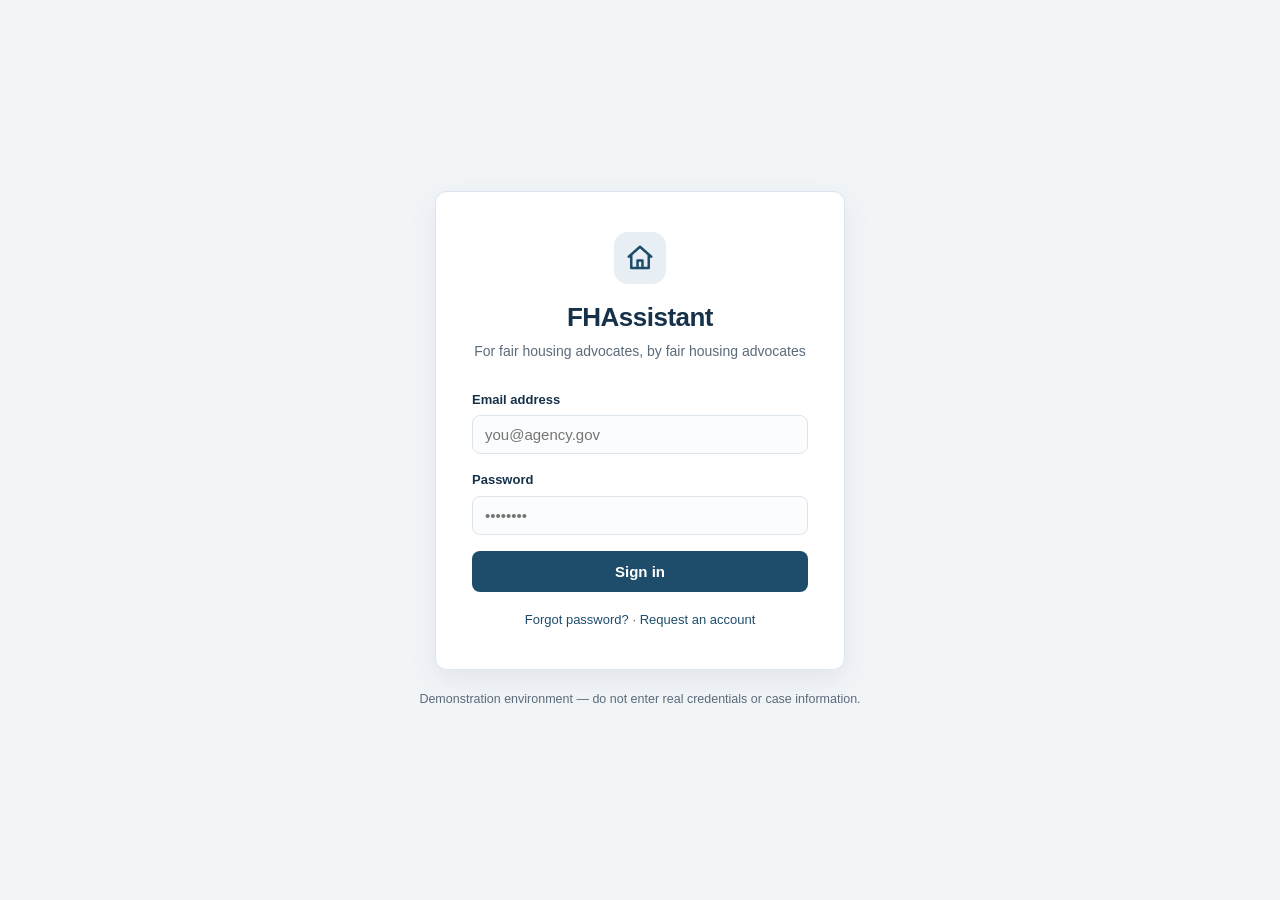
<file: index.html>
<!DOCTYPE html>
<html lang="en">
<head>
<meta charset="utf-8">
<meta name="viewport" content="width=device-width, initial-scale=1">
<title>FHAssistant — Sign in</title>
<link rel="icon" href="data:image/svg+xml,%3Csvg xmlns='http://www.w3.org/2000/svg' viewBox='0 0 24 24'%3E%3Cpath fill='%231e4d6b' d='M12 3l9 8h-3v9h-4v-6h-4v6H6v-9H3z'/%3E%3C/svg%3E">
<link rel="stylesheet" href="styles.css">
</head>
<body>
<main class="login-wrap">
  <div class="login-card">
    <div class="brand">
      <div class="logo" aria-hidden="true">
        <svg viewBox="0 0 24 24" fill="none" stroke="currentColor" stroke-width="2" stroke-linecap="round" stroke-linejoin="round">
          <path d="M3 11l9-8 9 8"/>
          <path d="M5 10v10h14V10"/>
          <path d="M10 20v-6h4v6"/>
        </svg>
      </div>
      <h1>FHAssistant</h1>
      <p class="tagline">For fair housing advocates, by fair housing advocates</p>
    </div>
    <form id="login-form" novalidate autocomplete="off">
      <p class="login-error hidden" id="login-error">Invalid email or password.</p>
      <label>Email address
        <input type="text" name="email" placeholder="you@agency.gov">
      </label>
      <label>Password
        <input type="password" name="password" placeholder="••••••••">
      </label>
      <button class="primary" type="submit">Sign in</button>
    </form>
    <p class="aux">
      <a href="#" onclick="return false">Forgot password?</a> &middot;
      <a href="#" onclick="return false">Request an account</a>
    </p>
  </div>
  <p class="foot">Demonstration environment — do not enter real credentials or case information.</p>
</main>
<script>
  // Demo build: the check below is a stage prop, enforced only in this page's
  // JavaScript. Nothing is stored or transmitted.
  var DEMO_EMAIL = "demo@fhassistant.org";
  var DEMO_PASSWORD = "FHAdemo2026";

  document.getElementById('login-form').addEventListener('submit', function (e) {
    e.preventDefault();
    var email = this.email.value.trim().toLowerCase();
    var password = this.password.value;
    if (email === DEMO_EMAIL && password === DEMO_PASSWORD) {
      window.location.href = 'home.html';
    } else {
      document.getElementById('login-error').classList.remove('hidden');
    }
  });
</script>
</body>
</html>
</file>
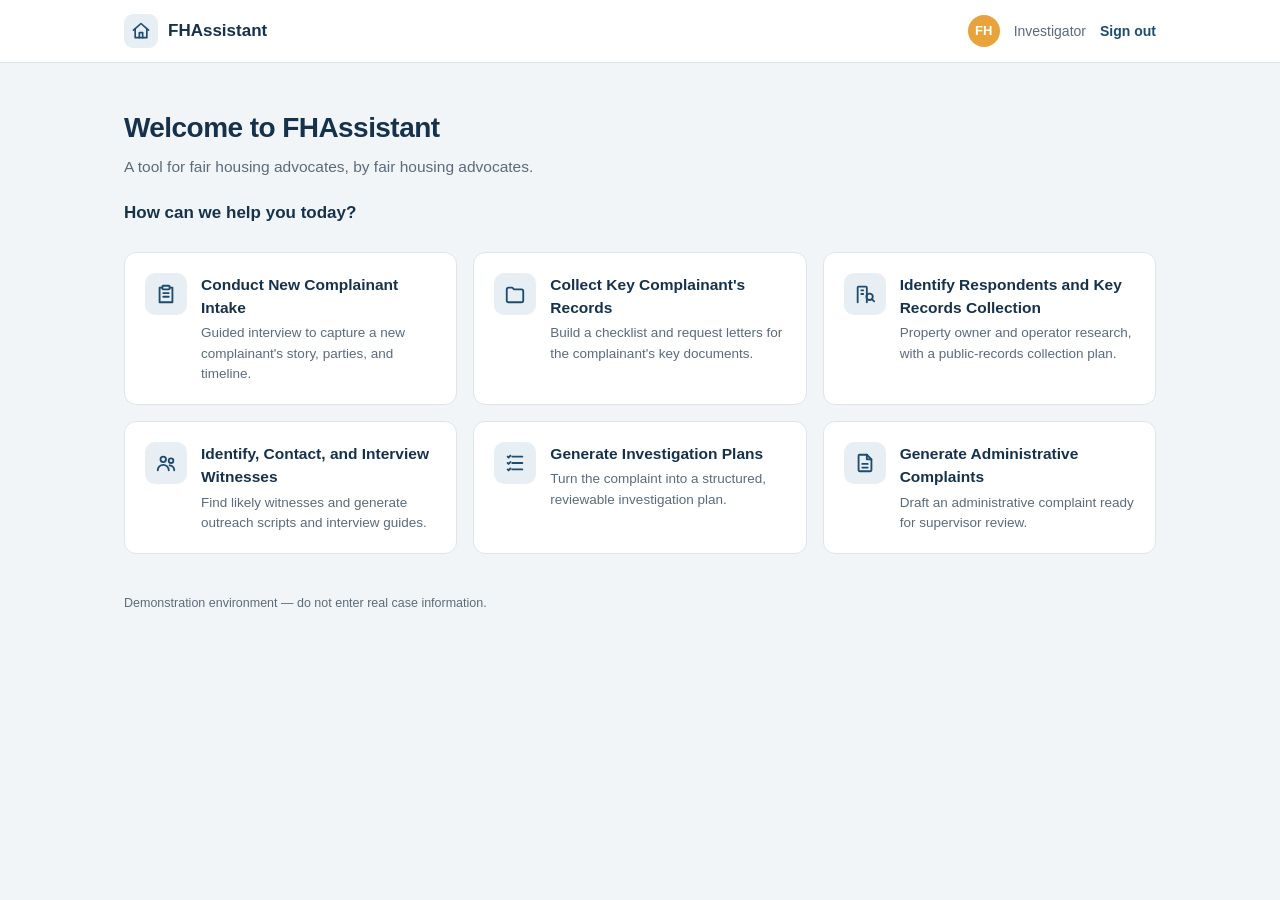
<file: home.html>
<!DOCTYPE html>
<html lang="en">
<head>
<meta charset="utf-8">
<meta name="viewport" content="width=device-width, initial-scale=1">
<title>FHAssistant — Home</title>
<link rel="icon" href="data:image/svg+xml,%3Csvg xmlns='http://www.w3.org/2000/svg' viewBox='0 0 24 24'%3E%3Cpath fill='%231e4d6b' d='M12 3l9 8h-3v9h-4v-6h-4v6H6v-9H3z'/%3E%3C/svg%3E">
<link rel="stylesheet" href="styles.css">
</head>
<body>
<header class="nav">
  <div class="nav-inner">
    <a class="nav-brand" href="home.html">
      <span class="logo" aria-hidden="true">
        <svg viewBox="0 0 24 24" fill="none" stroke="currentColor" stroke-width="2" stroke-linecap="round" stroke-linejoin="round">
          <path d="M3 11l9-8 9 8"/>
          <path d="M5 10v10h14V10"/>
          <path d="M10 20v-6h4v6"/>
        </svg>
      </span>
      FHAssistant
    </a>
    <div class="nav-user">
      <span class="avatar" aria-hidden="true">FH</span>
      <span>Investigator</span>
      <a href="index.html">Sign out</a>
    </div>
  </div>
</header>

<section class="hero">
  <h1>Welcome to FHAssistant</h1>
  <p class="sub">A tool for fair housing advocates, by fair housing advocates.</p>
  <p class="ask">How can we help you today?</p>
</section>

<section class="grid">
  <button class="module" type="button" onclick="notEnabled()">
    <span class="icon" aria-hidden="true">
      <svg viewBox="0 0 24 24" fill="none" stroke="currentColor" stroke-width="2" stroke-linecap="round" stroke-linejoin="round">
        <rect x="8" y="3" width="8" height="4" rx="1"/>
        <path d="M16 5h3v16H5V5h3"/>
        <path d="M9 11h6M9 15h6"/>
      </svg>
    </span>
    <span>
      <h2>Conduct New Complainant Intake</h2>
      <p>Guided interview to capture a new complainant's story, parties, and timeline.</p>
    </span>
  </button>

  <button class="module" type="button" onclick="notEnabled()">
    <span class="icon" aria-hidden="true">
      <svg viewBox="0 0 24 24" fill="none" stroke="currentColor" stroke-width="2" stroke-linecap="round" stroke-linejoin="round">
        <path d="M3 7a2 2 0 0 1 2-2h4l2 2h8a2 2 0 0 1 2 2v10a2 2 0 0 1-2 2H5a2 2 0 0 1-2-2z"/>
      </svg>
    </span>
    <span>
      <h2>Collect Key Complainant's Records</h2>
      <p>Build a checklist and request letters for the complainant's key documents.</p>
    </span>
  </button>

  <a class="module" href="respondents.html">
    <span class="icon" aria-hidden="true">
      <svg viewBox="0 0 24 24" fill="none" stroke="currentColor" stroke-width="2" stroke-linecap="round" stroke-linejoin="round">
        <path d="M4 21V5a1 1 0 0 1 1-1h8a1 1 0 0 1 1 1v16"/>
        <path d="M8 8h2M8 12h2"/>
        <circle cx="17" cy="15" r="3.5"/>
        <path d="M19.5 17.5L22 20"/>
      </svg>
    </span>
    <span>
      <h2>Identify Respondents and Key Records Collection</h2>
      <p>Property owner and operator research, with a public-records collection plan.</p>
    </span>
  </a>

  <button class="module" type="button" onclick="notEnabled()">
    <span class="icon" aria-hidden="true">
      <svg viewBox="0 0 24 24" fill="none" stroke="currentColor" stroke-width="2" stroke-linecap="round" stroke-linejoin="round">
        <circle cx="9" cy="8" r="3"/>
        <path d="M3 20c0-3.3 2.7-6 6-6s6 2.7 6 6"/>
        <circle cx="17.5" cy="9.5" r="2.5"/>
        <path d="M16 14.5c2.8.3 5 2.7 5 5.5"/>
      </svg>
    </span>
    <span>
      <h2>Identify, Contact, and Interview Witnesses</h2>
      <p>Find likely witnesses and generate outreach scripts and interview guides.</p>
    </span>
  </button>

  <button class="module" type="button" onclick="notEnabled()">
    <span class="icon" aria-hidden="true">
      <svg viewBox="0 0 24 24" fill="none" stroke="currentColor" stroke-width="2" stroke-linecap="round" stroke-linejoin="round">
        <path d="M9 5h11M9 12h11M9 19h11"/>
        <path d="M4 5l1 1 2-2M4 12l1 1 2-2M4 19l1 1 2-2"/>
      </svg>
    </span>
    <span>
      <h2>Generate Investigation Plans</h2>
      <p>Turn the complaint into a structured, reviewable investigation plan.</p>
    </span>
  </button>

  <button class="module" type="button" onclick="notEnabled()">
    <span class="icon" aria-hidden="true">
      <svg viewBox="0 0 24 24" fill="none" stroke="currentColor" stroke-width="2" stroke-linecap="round" stroke-linejoin="round">
        <path d="M14 3H6a1 1 0 0 0-1 1v16a1 1 0 0 0 1 1h12a1 1 0 0 0 1-1V8z"/>
        <path d="M14 3v5h5"/>
        <path d="M9 13h6M9 17h6"/>
      </svg>
    </span>
    <span>
      <h2>Generate Administrative Complaints</h2>
      <p>Draft an administrative complaint ready for supervisor review.</p>
    </span>
  </button>
</section>

<p class="page-foot">Demonstration environment — do not enter real case information.</p>

<div id="toast" role="status"></div>

<script>
  var toastTimer;
  function notEnabled() {
    var t = document.getElementById('toast');
    t.textContent = 'This module is not enabled in the demonstration build.';
    t.classList.add('show');
    clearTimeout(toastTimer);
    toastTimer = setTimeout(function () { t.classList.remove('show'); }, 2600);
  }
</script>
</body>
</html>
</file>
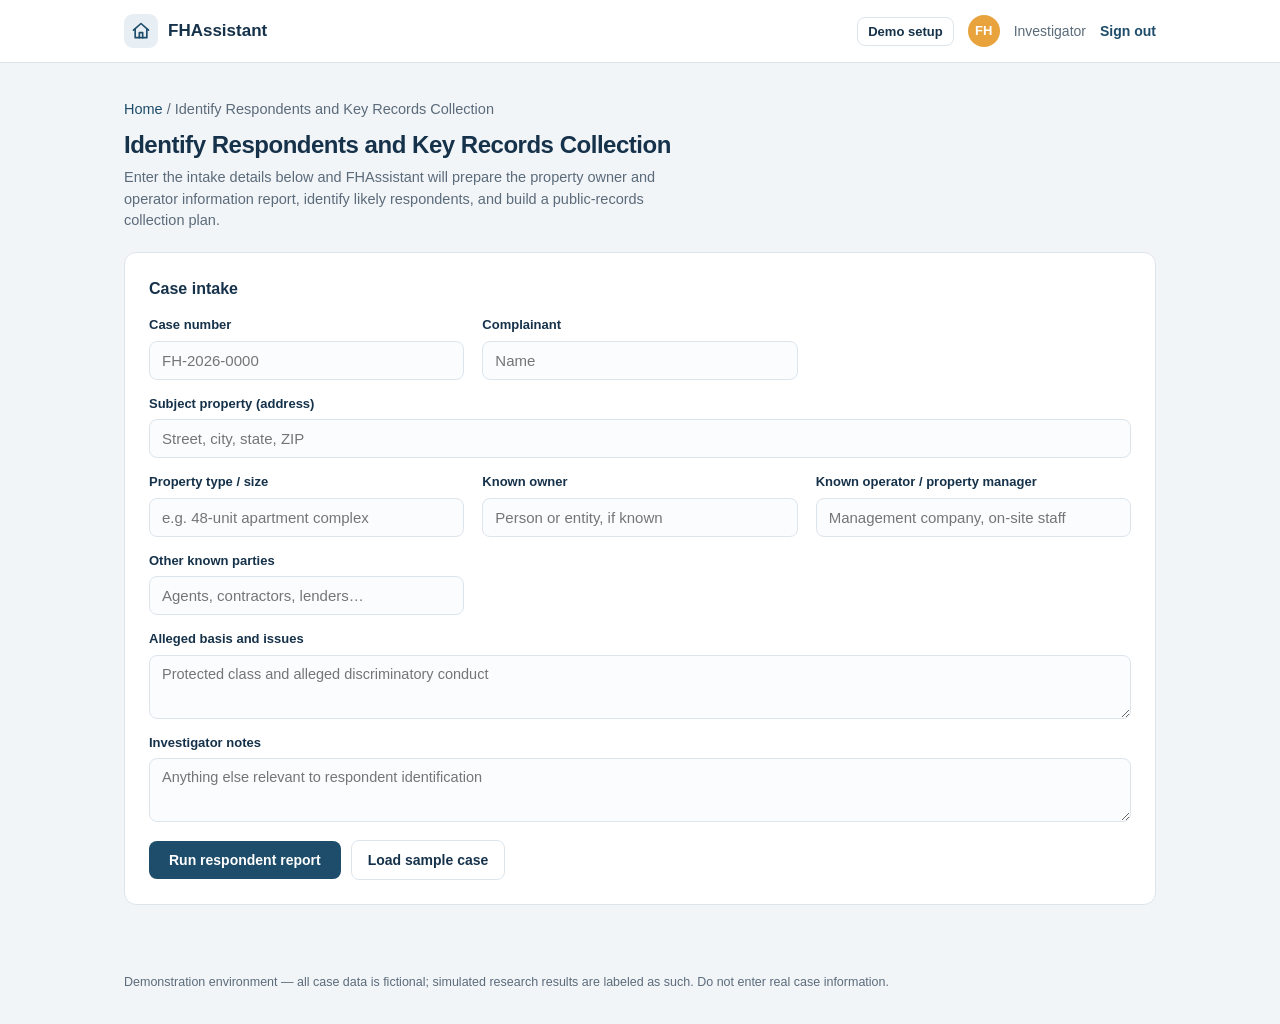
<file: respondents.html>
<!DOCTYPE html>
<html lang="en">
<head>
<meta charset="utf-8">
<meta name="viewport" content="width=device-width, initial-scale=1">
<title>FHAssistant — Identify Respondents</title>
<link rel="icon" href="data:image/svg+xml,%3Csvg xmlns='http://www.w3.org/2000/svg' viewBox='0 0 24 24'%3E%3Cpath fill='%231e4d6b' d='M12 3l9 8h-3v9h-4v-6h-4v6H6v-9H3z'/%3E%3C/svg%3E">
<link rel="stylesheet" href="styles.css">
</head>
<body>
<header class="nav">
  <div class="nav-inner">
    <a class="nav-brand" href="home.html">
      <span class="logo" aria-hidden="true">
        <svg viewBox="0 0 24 24" fill="none" stroke="currentColor" stroke-width="2" stroke-linecap="round" stroke-linejoin="round">
          <path d="M3 11l9-8 9 8"/>
          <path d="M5 10v10h14V10"/>
          <path d="M10 20v-6h4v6"/>
        </svg>
      </span>
      FHAssistant
    </a>
    <div class="nav-user">
      <button class="gear" type="button" onclick="openSetup()">Demo setup</button>
      <span class="avatar" aria-hidden="true">FH</span>
      <span>Investigator</span>
      <a href="index.html">Sign out</a>
    </div>
  </div>
</header>

<main class="page">
  <div class="page-head">
    <p class="crumb"><a href="home.html">Home</a> / Identify Respondents and Key Records Collection</p>
    <h1>Identify Respondents and Key Records Collection</h1>
    <p>Enter the intake details below and FHAssistant will prepare the property owner and operator
       information report, identify likely respondents, and build a public-records collection plan.</p>
  </div>

  <section class="panel">
    <h2>Case intake</h2>
    <form id="intake-form" novalidate autocomplete="off">
      <div class="form-grid">
        <label>Case number
          <input type="text" id="f-case" placeholder="FH-2026-0000">
        </label>
        <label>Complainant
          <input type="text" id="f-complainant" placeholder="Name">
        </label>
        <label class="wide">Subject property (address)
          <input type="text" id="f-property" placeholder="Street, city, state, ZIP">
        </label>
        <label>Property type / size
          <input type="text" id="f-type" placeholder="e.g. 48-unit apartment complex">
        </label>
        <label>Known owner
          <input type="text" id="f-owner" placeholder="Person or entity, if known">
        </label>
        <label>Known operator / property manager
          <input type="text" id="f-operator" placeholder="Management company, on-site staff">
        </label>
        <label>Other known parties
          <input type="text" id="f-parties" placeholder="Agents, contractors, lenders…">
        </label>
        <label class="wide">Alleged basis and issues
          <textarea id="f-basis" placeholder="Protected class and alleged discriminatory conduct"></textarea>
        </label>
        <label class="wide">Investigator notes
          <textarea id="f-notes" placeholder="Anything else relevant to respondent identification"></textarea>
        </label>
      </div>
      <div class="form-actions">
        <button class="primary inline" type="submit" id="run-btn">Run respondent report</button>
        <button class="secondary" type="button" id="sample-btn">Load sample case</button>
      </div>
    </form>
  </section>

  <section class="panel hidden" id="chat-panel">
    <h2>Report</h2>
    <div id="error-area"></div>
    <div class="chat" id="chat"></div>

    <div id="followup-area" class="hidden">
      <p class="followup-label" style="margin-top:18px">Generate a draft records-request email to an agency:</p>
      <div class="chips" id="agency-chips"></div>
      <div class="followup">
        <input type="text" id="followup-input" placeholder="Or ask FHAssistant anything about this case…">
        <button class="primary inline" type="button" id="send-btn">Send</button>
      </div>
    </div>
  </section>
</main>

<p class="page-foot">Demonstration environment — all case data is fictional; simulated research results are
   labeled as such. Do not enter real case information.</p>

<div id="setup-backdrop" class="modal-backdrop hidden">
  <div class="modal">
    <h2>Demo setup</h2>
    <p>Paste the demo access key you were given for the training session — an Anthropic key
       (<code>sk-ant-…</code>) or an OpenAI key (<code>sk-…</code>); the module detects which.
       It is stored only in this browser and sent only to the AI service when you run a report —
       never to this website's host.</p>
    <label>Access key
      <input type="password" id="setup-key" placeholder="sk-ant-… or sk-…">
    </label>
    <div class="form-actions">
      <button class="primary inline" type="button" onclick="saveSetup()">Save</button>
      <button class="secondary" type="button" onclick="closeSetup()">Cancel</button>
    </div>
  </div>
</div>

<script src="respondents.js"></script>
</body>
</html>
</file>
<file: styles.css>
:root {
  --navy: #16324a;
  --primary: #1e4d6b;
  --primary-dark: #173d56;
  --accent: #e8a33d;
  --bg: #f2f5f8;
  --card: #ffffff;
  --ink: #22303c;
  --muted: #5b6b7a;
  --line: #dde5ec;
  --radius: 12px;
}

* { box-sizing: border-box; margin: 0; padding: 0; }
html, body { height: 100%; }
body {
  font-family: -apple-system, BlinkMacSystemFont, "Segoe UI", Roboto, Helvetica, Arial, sans-serif;
  background: var(--bg);
  color: var(--ink);
  line-height: 1.5;
}
a { color: var(--primary); }
.hidden { display: none !important; }

/* ---------- Login ---------- */
.login-wrap {
  min-height: 100vh;
  display: flex;
  flex-direction: column;
  align-items: center;
  justify-content: center;
  padding: 24px;
  gap: 20px;
}
.login-card {
  background: var(--card);
  border: 1px solid var(--line);
  border-radius: var(--radius);
  box-shadow: 0 10px 30px rgba(22, 50, 74, 0.08);
  padding: 40px 36px;
  width: 100%;
  max-width: 410px;
}
.brand {
  display: flex;
  flex-direction: column;
  align-items: center;
  text-align: center;
  margin-bottom: 28px;
}
.logo {
  width: 52px;
  height: 52px;
  color: var(--primary);
  background: #e7eef4;
  border-radius: 14px;
  display: flex;
  align-items: center;
  justify-content: center;
  margin-bottom: 14px;
  flex: none;
}
.logo svg { width: 30px; height: 30px; }
.brand h1 { font-size: 26px; color: var(--navy); letter-spacing: -0.02em; }
.tagline { color: var(--muted); font-size: 14px; margin-top: 4px; }

form label {
  display: block;
  font-size: 13px;
  font-weight: 600;
  color: var(--navy);
  margin-bottom: 16px;
}
form input, form textarea {
  display: block;
  width: 100%;
  margin-top: 6px;
  padding: 10px 12px;
  font-size: 15px;
  border: 1px solid var(--line);
  border-radius: 8px;
  background: #fbfcfd;
  font-family: inherit;
}
form textarea { font-size: 14.5px; resize: vertical; min-height: 64px; }
form input:focus, form textarea:focus {
  outline: 2px solid var(--primary);
  outline-offset: 1px;
  border-color: var(--primary);
}
button.primary {
  width: 100%;
  padding: 12px;
  border: 0;
  border-radius: 8px;
  background: var(--primary);
  color: #fff;
  font-size: 15px;
  font-weight: 600;
  font-family: inherit;
  cursor: pointer;
}
button.primary:hover { background: var(--primary-dark); }
button.primary:focus-visible, button.secondary:focus-visible, .chip:focus-visible {
  outline: 2px solid var(--navy);
  outline-offset: 2px;
}
button.primary.inline { width: auto; padding: 11px 20px; font-size: 14px; }
button.secondary {
  padding: 11px 16px;
  border: 1px solid var(--line);
  border-radius: 8px;
  background: var(--card);
  color: var(--navy);
  font-size: 14px;
  font-weight: 600;
  font-family: inherit;
  cursor: pointer;
}
button.secondary:hover { border-color: var(--primary); }
button:disabled { opacity: 0.5; cursor: not-allowed; }
.login-error {
  color: #8a2f25;
  background: #fdf1f0;
  border: 1px solid #f0cfcb;
  border-radius: 8px;
  padding: 8px 12px;
  font-size: 13.5px;
  margin-bottom: 14px;
  text-align: center;
}
.aux { margin-top: 18px; text-align: center; font-size: 13px; color: var(--muted); }
.aux a { text-decoration: none; }
.foot { font-size: 12.5px; color: var(--muted); text-align: center; }

/* ---------- App shell ---------- */
.nav { background: var(--card); border-bottom: 1px solid var(--line); }
.nav-inner {
  max-width: 1080px;
  margin: 0 auto;
  display: flex;
  align-items: center;
  justify-content: space-between;
  padding: 14px 24px;
}
.nav-brand {
  display: flex;
  align-items: center;
  gap: 10px;
  color: var(--navy);
  font-weight: 700;
  font-size: 17px;
  text-decoration: none;
}
.nav-brand .logo { width: 34px; height: 34px; border-radius: 9px; margin: 0; }
.nav-brand .logo svg { width: 20px; height: 20px; }
.nav-user { display: flex; align-items: center; gap: 14px; font-size: 14px; color: var(--muted); }
.nav-user a { text-decoration: none; font-weight: 600; cursor: pointer; }
.nav-user button.gear {
  border: 1px solid var(--line);
  background: var(--card);
  border-radius: 8px;
  padding: 6px 10px;
  font-size: 13px;
  font-weight: 600;
  color: var(--navy);
  font-family: inherit;
  cursor: pointer;
}
.nav-user button.gear:hover { border-color: var(--primary); }
.avatar {
  width: 32px;
  height: 32px;
  border-radius: 50%;
  background: var(--accent);
  color: #fff;
  font-weight: 700;
  display: flex;
  align-items: center;
  justify-content: center;
  font-size: 13px;
}

.hero { max-width: 1080px; margin: 0 auto; padding: 44px 24px 8px; }
.hero h1 { font-size: 28px; color: var(--navy); letter-spacing: -0.02em; }
.hero p.sub { color: var(--muted); margin-top: 6px; font-size: 15.5px; }
.hero p.ask { margin-top: 22px; font-size: 17px; font-weight: 600; color: var(--navy); }

.grid {
  max-width: 1080px;
  margin: 18px auto 40px;
  padding: 0 24px;
  display: grid;
  grid-template-columns: repeat(auto-fill, minmax(300px, 1fr));
  gap: 16px;
}
.module {
  display: flex;
  gap: 14px;
  align-items: flex-start;
  text-align: left;
  background: var(--card);
  border: 1px solid var(--line);
  border-radius: var(--radius);
  padding: 20px;
  cursor: pointer;
  text-decoration: none;
  color: inherit;
  font: inherit;
  transition: border-color 0.15s, box-shadow 0.15s, transform 0.15s;
}
.module:hover {
  border-color: var(--primary);
  box-shadow: 0 6px 18px rgba(22, 50, 74, 0.1);
  transform: translateY(-1px);
}
.module:focus-visible { outline: 2px solid var(--primary); outline-offset: 2px; }
.module .icon {
  flex: none;
  width: 42px;
  height: 42px;
  border-radius: 10px;
  background: #e7eef4;
  color: var(--primary);
  display: flex;
  align-items: center;
  justify-content: center;
}
.module .icon svg { width: 22px; height: 22px; }
.module h2 { font-size: 15.5px; color: var(--navy); margin-bottom: 4px; }
.module p { font-size: 13.5px; color: var(--muted); }

.page-foot {
  max-width: 1080px;
  margin: 0 auto;
  padding: 0 24px 32px;
  font-size: 12.5px;
  color: var(--muted);
}

#toast {
  position: fixed;
  left: 50%;
  bottom: 28px;
  transform: translateX(-50%) translateY(10px);
  background: var(--navy);
  color: #fff;
  padding: 10px 18px;
  border-radius: 8px;
  font-size: 14px;
  opacity: 0;
  pointer-events: none;
  transition: opacity 0.25s, transform 0.25s;
}
#toast.show { opacity: 1; transform: translateX(-50%) translateY(0); }

/* ---------- Module page ---------- */
.page { max-width: 1080px; margin: 0 auto; padding: 32px 24px 48px; }
.crumb { font-size: 13px; color: var(--muted); margin-bottom: 6px; }
.crumb a { text-decoration: none; }
.page-head { margin-bottom: 20px; }
.page-head h1 { font-size: 24px; color: var(--navy); letter-spacing: -0.02em; }
.page-head p { color: var(--muted); margin-top: 4px; font-size: 14.5px; max-width: 70ch; }

.panel {
  background: var(--card);
  border: 1px solid var(--line);
  border-radius: var(--radius);
  padding: 24px;
  margin-bottom: 20px;
}
.panel > h2 { font-size: 16px; color: var(--navy); margin-bottom: 14px; }
.form-grid {
  display: grid;
  grid-template-columns: repeat(auto-fill, minmax(280px, 1fr));
  gap: 14px 18px;
}
.form-grid label { margin-bottom: 0; }
.form-grid .wide { grid-column: 1 / -1; }
.form-actions { display: flex; gap: 10px; margin-top: 18px; flex-wrap: wrap; align-items: center; }

/* ---------- Chat ---------- */
.chat { display: flex; flex-direction: column; gap: 14px; }
.msg { border-radius: var(--radius); padding: 16px 18px; font-size: 14.5px; }
.msg .who {
  font-size: 12px;
  font-weight: 700;
  text-transform: uppercase;
  letter-spacing: 0.05em;
  color: var(--muted);
  margin-bottom: 6px;
}
.msg.user { background: #e7eef4; border: 1px solid #d3e0ea; }
.msg.user .body { white-space: pre-wrap; }
.msg.assistant { background: var(--card); border: 1px solid var(--line); }
.status-line { color: var(--muted); font-size: 13.5px; font-style: italic; }

.followup-label { font-size: 13px; font-weight: 700; color: var(--navy); margin: 4px 0 8px; }
.chips { display: flex; flex-wrap: wrap; gap: 8px; }
.chip {
  padding: 7px 12px;
  border: 1px solid var(--line);
  border-radius: 999px;
  background: var(--card);
  color: var(--navy);
  font-size: 13px;
  font-family: inherit;
  cursor: pointer;
}
.chip:hover { border-color: var(--primary); color: var(--primary); }
.followup { display: flex; gap: 10px; margin-top: 14px; }
.followup input { flex: 1; margin-top: 0; }
.error-box {
  background: #fdf1f0;
  border: 1px solid #f0cfcb;
  color: #8a2f25;
  border-radius: 8px;
  padding: 12px 14px;
  font-size: 14px;
  margin-bottom: 14px;
}

/* ---------- Markdown output ---------- */
.md h1, .md h2, .md h3, .md h4 { color: var(--navy); margin: 16px 0 8px; line-height: 1.3; }
.md h1 { font-size: 19px; }
.md h2 { font-size: 17px; }
.md h3 { font-size: 15.5px; }
.md h4 { font-size: 14.5px; }
.md > :first-child { margin-top: 0; }
.md p { margin: 8px 0; }
.md ul, .md ol { margin: 8px 0 8px 22px; }
.md li { margin: 3px 0; }
.md .table-wrap { overflow-x: auto; margin: 10px 0; }
.md table { border-collapse: collapse; width: 100%; font-size: 13.5px; }
.md th, .md td { border: 1px solid var(--line); padding: 6px 10px; text-align: left; vertical-align: top; }
.md th { background: #eef3f7; color: var(--navy); }
.md code { background: #eef3f7; border-radius: 4px; padding: 1px 5px; font-size: 13px; }
.md pre {
  background: #f3f6f9;
  border: 1px solid var(--line);
  border-radius: 8px;
  padding: 12px 14px;
  overflow-x: auto;
  margin: 10px 0;
}
.md pre code { background: none; padding: 0; font-size: 13px; white-space: pre-wrap; }
.md blockquote { border-left: 3px solid var(--line); margin: 8px 0; padding: 2px 12px; color: var(--muted); }
.md hr { border: 0; border-top: 1px solid var(--line); margin: 14px 0; }

/* ---------- Modal ---------- */
.modal-backdrop {
  position: fixed;
  inset: 0;
  background: rgba(22, 50, 74, 0.45);
  display: flex;
  align-items: center;
  justify-content: center;
  padding: 24px;
  z-index: 50;
}
.modal {
  background: var(--card);
  border-radius: var(--radius);
  padding: 28px;
  width: 100%;
  max-width: 460px;
  box-shadow: 0 18px 50px rgba(22, 50, 74, 0.25);
}
.modal h2 { color: var(--navy); font-size: 18px; margin-bottom: 8px; }
.modal p { font-size: 13.5px; color: var(--muted); margin-bottom: 14px; }
.modal .form-actions { margin-top: 4px; }
</file>
